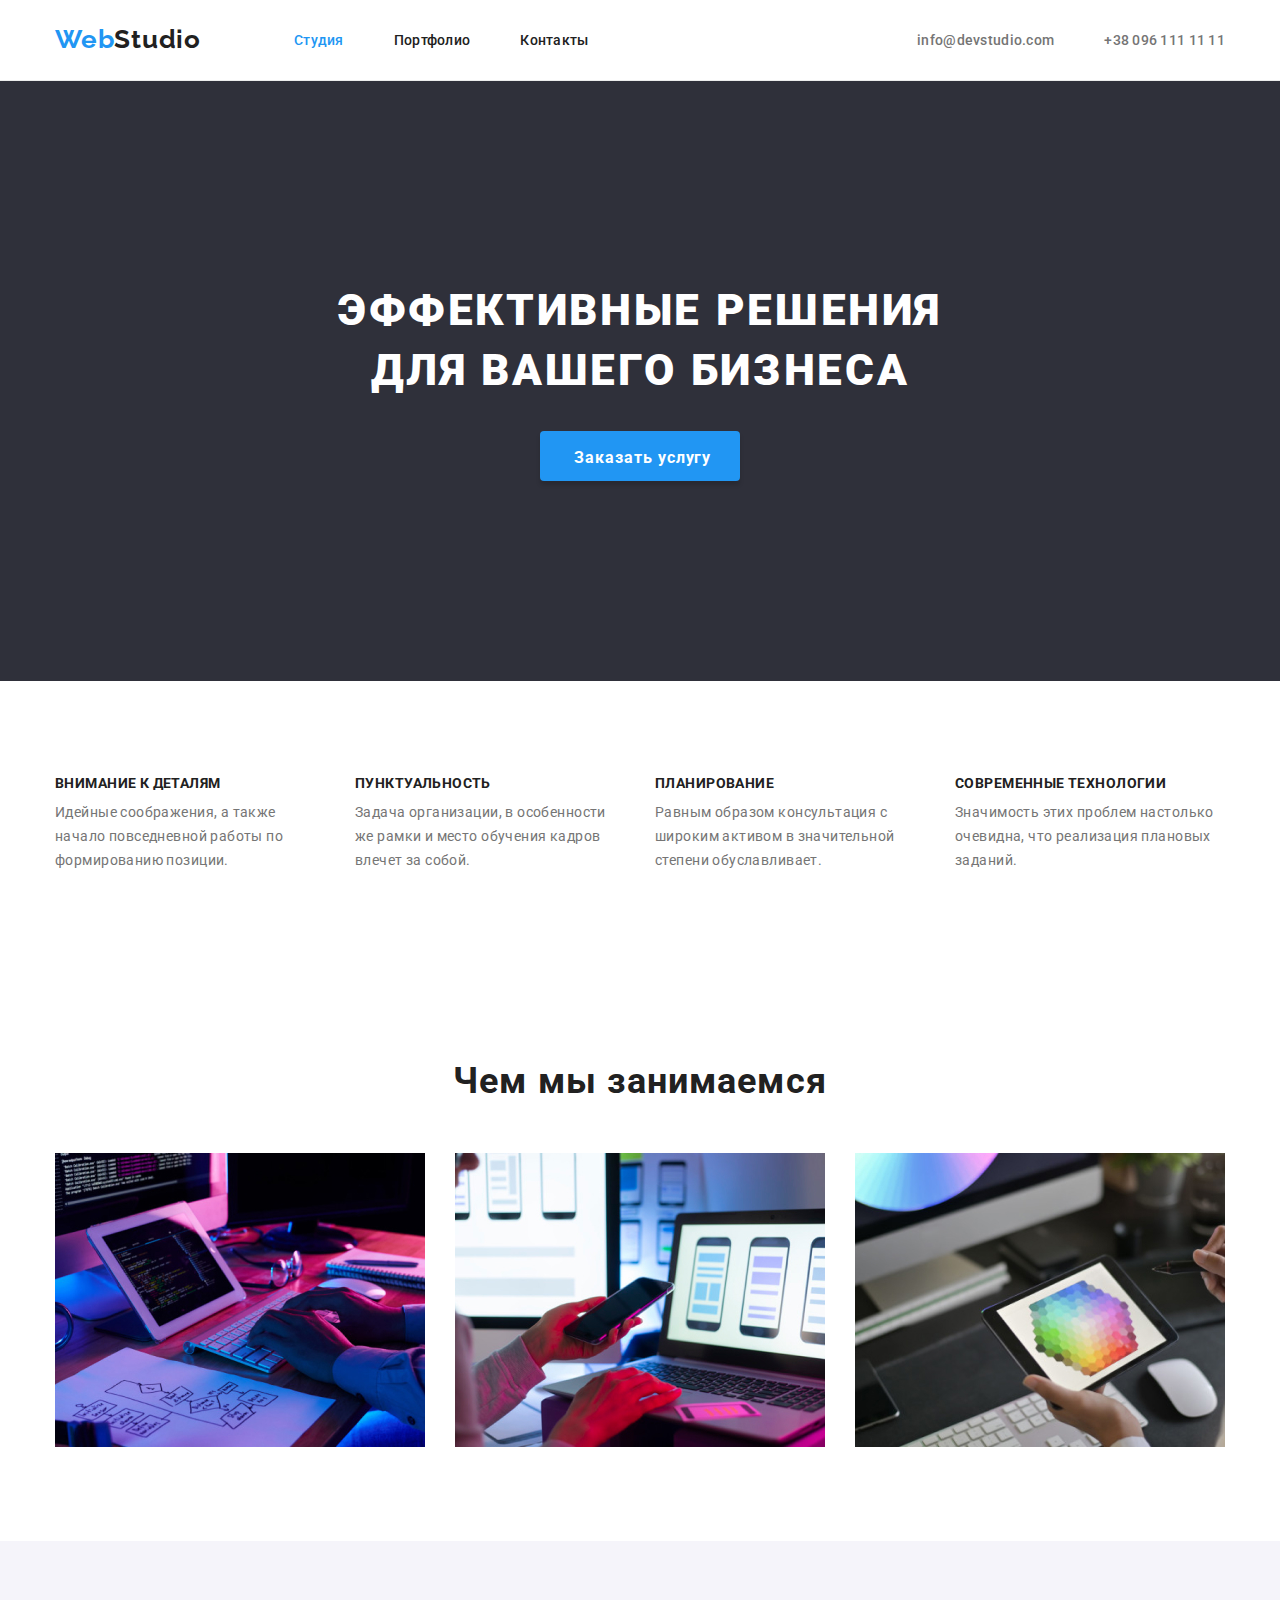
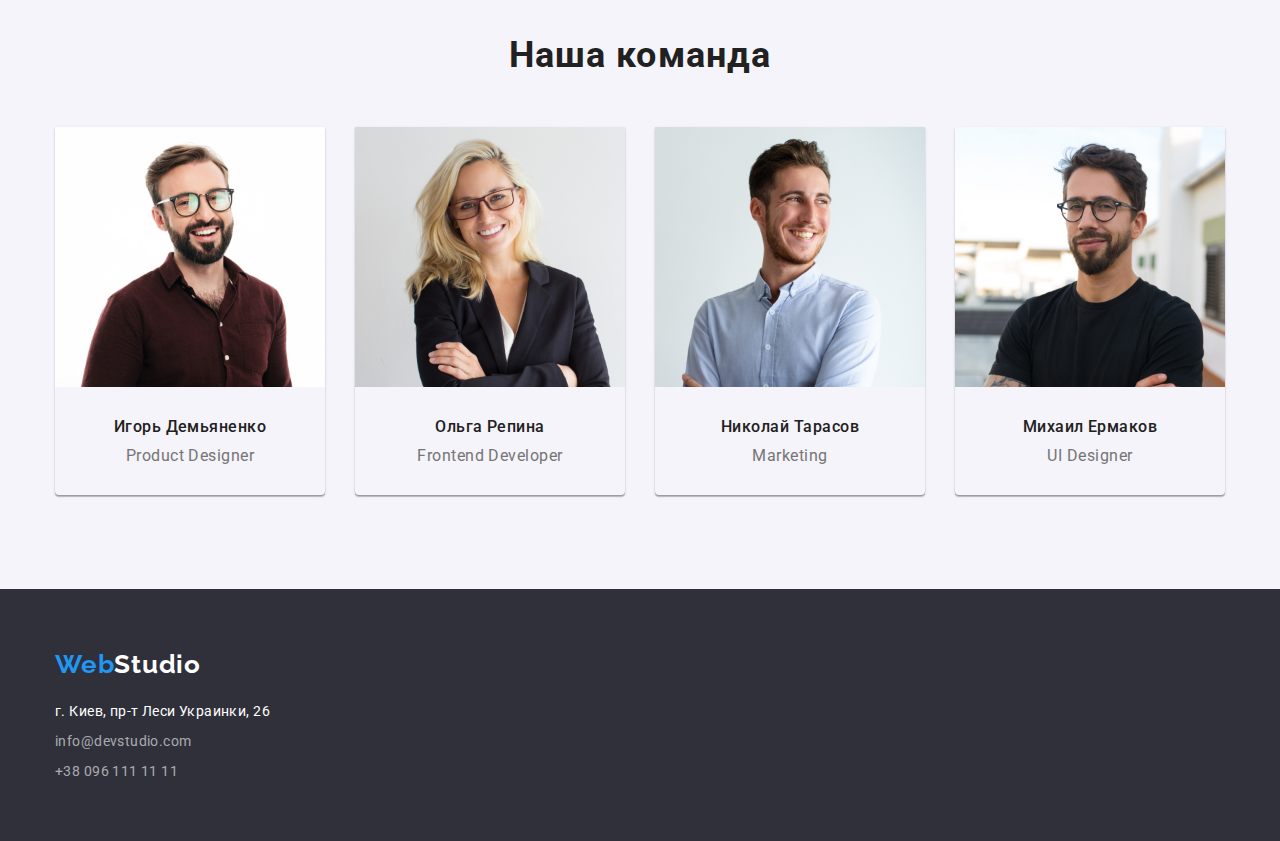
<file: index.html>
<!DOCTYPE html>
<html lang="ru">
<head>
    <meta charset="UTF-8">
    <meta name="viewport" content="width=device-width, initial-scale=1.0">
    <title>Студия</title>
    
    
    <link rel="preconnect" href="https://fonts.gstatic.com">
    <link href="https://fonts.googleapis.com/css2?family=Raleway:wght@700&family=Roboto:wght@400;500;700;900&display=swap"
        rel="stylesheet">
    <link rel="stylesheet" href="https://cdnjs.cloudflare.com/ajax/libs/modern-normalize/1.0.0/modern-normalize.css"
    integrity="sha512-Zx6MlUMKSVJoQ+83OwhdILe8cSEsCzfqThJd7J/VA2UrK6Ctj85p+xzqfyuNXE5B1k25uUdmJ2OzItbBy9GHAQ=="
    иcrossorigin="anonymous" />
    <link rel="stylesheet" href="./styles.css" />
</head>
<body>
    <!-- HEADER -->
    <header class="header"> 
        <div class="conteiner main-nav">
        <nav class="navigation">
            <a class="logotype" href="./index.html"  lang="en">
                <span class="logo-part-one">Web</span>Studio
            </a>        
            <ul class="navigation-list">
                <li class="navigation-list-item">
                    <a class="navigation-list-link current" href="#">Студия</a>        
                </li>
                <li class="navigation-list-item">
                    <a class="navigation-list-link" href="./portfolio.html">Портфолио</a>
                </li> 
                <li class="navigation-list-item">
                    <a class="navigation-list-link" href="#">Контакты</a>
                </li>
            </ul>
        </nav>
        <ul class="contact-header-list">
           <li class="contact-header-item">
               <a class="mail-link-header" href="mailto:info@devstudio.com">info@devstudio.com</a>
           </li>
           <li class="contact-header-item">    
                <a class="tel-link-header" href="tel:+380961111111">+38 096 111 11 11</a>
           </li> 
        </ul>   
    </div>   
    </header>
    <main>

        <!-- HERO -->
        <section class="hero">
            <div class="conteiner">
            <h1 class="hero-title">Эффективные решения для вашего бизнеса</h1>
            <button class="modal-btn" type="button">Заказать услугу</button>
            </div>
        </section>


        <!-- BENEFITS -->
        <section class="section">
            <div class="conteiner">
            <h2 class="visually-hidden" >Приемущества</h2>
            <ul class="benefits-list">
                <li class="benefits-list-item">
                    <h3 class="benefits-title">Внимание к деталям</h3>
                    <p class="benefits-description">Идейные соображения, а также начало повседневной работы по формированию позиции.</p>                    
                </li>
                <li class="benefits-list-item">
                    <h3 class="benefits-title">Пунктуальность</h3>
                    <p class="benefits-description">Задача организации, в особенности же рамки и место обучения кадров влечет за собой.</p>                    
                </li>
                <li class="benefits-list-item">
                    <h3 class="benefits-title">Планирование</h3>
                    <p class="benefits-description">Равным образом консультация с широким активом в значительной степени обуславливает.</p>                    
                </li>
                <li class="benefits-list-item">
                    <h3 class="benefits-title">Современные технологии</h3>
                    <p class="benefits-description">Значимость этих проблем настолько очевидна, что реализация плановых заданий.</p>                    
                </li>
            </ul>
            </div>
        </section>

        <!-- ABOUT US -->
        <section class="section about">
            <div class="conteiner">
            <h2 class="title">Чем мы занимаемся</h2>
            <ul class="about-list">
                <li class="about-list-item">
                    <img class="about-img" src="img/box_1.jpg" alt="разработчик пишет код" width="370" height="294">
                </li>
                <li class="about-list-item">
                    <img class="about-img" src="img/box_2.jpg" alt="работник оптимизирует приложение для смартфонов" width="370" height="294">
                </li>
                <li class="about-list-item">
                    <img class="about-img" src="img/box_3.jpg" alt="дизайнер выбырает цвет" width="370" height="294">
                </li>
            </ul>
            </div>
        </section>

        <!-- TEAM -->
        <section class=" section team">
            <div class="conteiner">
            <h2 class="title">Наша команда</h2>
            <ul class="team-list">
                <li class="team-list-card">
                    <img class="team-img" src="img/team_card_1.jpg" alt="" width="270" height="260">
                    <div class="team-card-text">
                    <h3 class="team-subtitle">Игорь Демьяненко</h3>
                    <p class="team-description">Product Designer</p>
                </div>
                </li>
                <li class="team-list-card">                    
                    <img class="team-img" src="img/team_card_2.jpg" alt="" width="270" height="260">
                    <div class="team-card-text">
                    <h3 class="team-subtitle">Ольга Репина</h3>
                    <p  class="team-description">Frontend Developer</p>
                </div>
                </li>
                <li class="team-list-card">                    
                    <img class="team-img" src="img/team_card_3.jpg" alt="" width="270" height="260">
                    <div class="team-card-text">
                    <h3 class="team-subtitle">Николай Тарасов</h3>
                    <p  class="team-description">Marketing</p>
                </div>
                </li>
                <li class="team-list-card">
                    <img class="team-img" src="img/team_card_4.jpg" alt="" width="270" height="260">
                    <div class="team-card-text">
                    <h3 class="team-subtitle">Михаил Ермаков</h3>
                    <p class="team-description">UI Designer</p>
                </div>
                </li>
            </ul>
            </div>
        </section>
    </main>

    <!-- FOOTER -->
    <footer class="footer">
        <div class="conteiner">
        <a class="logotype-footer" href="./index.html" lang="en">
            <span class="logo-part-one">Web</span>Studio
        </a>
        <address class="contacs">
            <ul class="contact-footer-list">                
                <li class="contact-footer-item">
                    <a class="map-link-footer" href="https://goo.gl/maps/ABbswX1ivT6hStLS6">г. Киев, пр-т Леси Украинки, 26</a>
                </li>
                <li class="contact-footer-item">
                    <a class="mail-link-footer" href="mailto:info@devstudio.com">info@devstudio.com</a>
                </li>
                <li class="contact-footer-item">
                    <a class="phone-link-footer" href="tel:+380961111111">+38 096 111 11 11</a>
                </li>
            </ul>
        </address>
</div>
    </footer>    
</body>
</html>
</file>
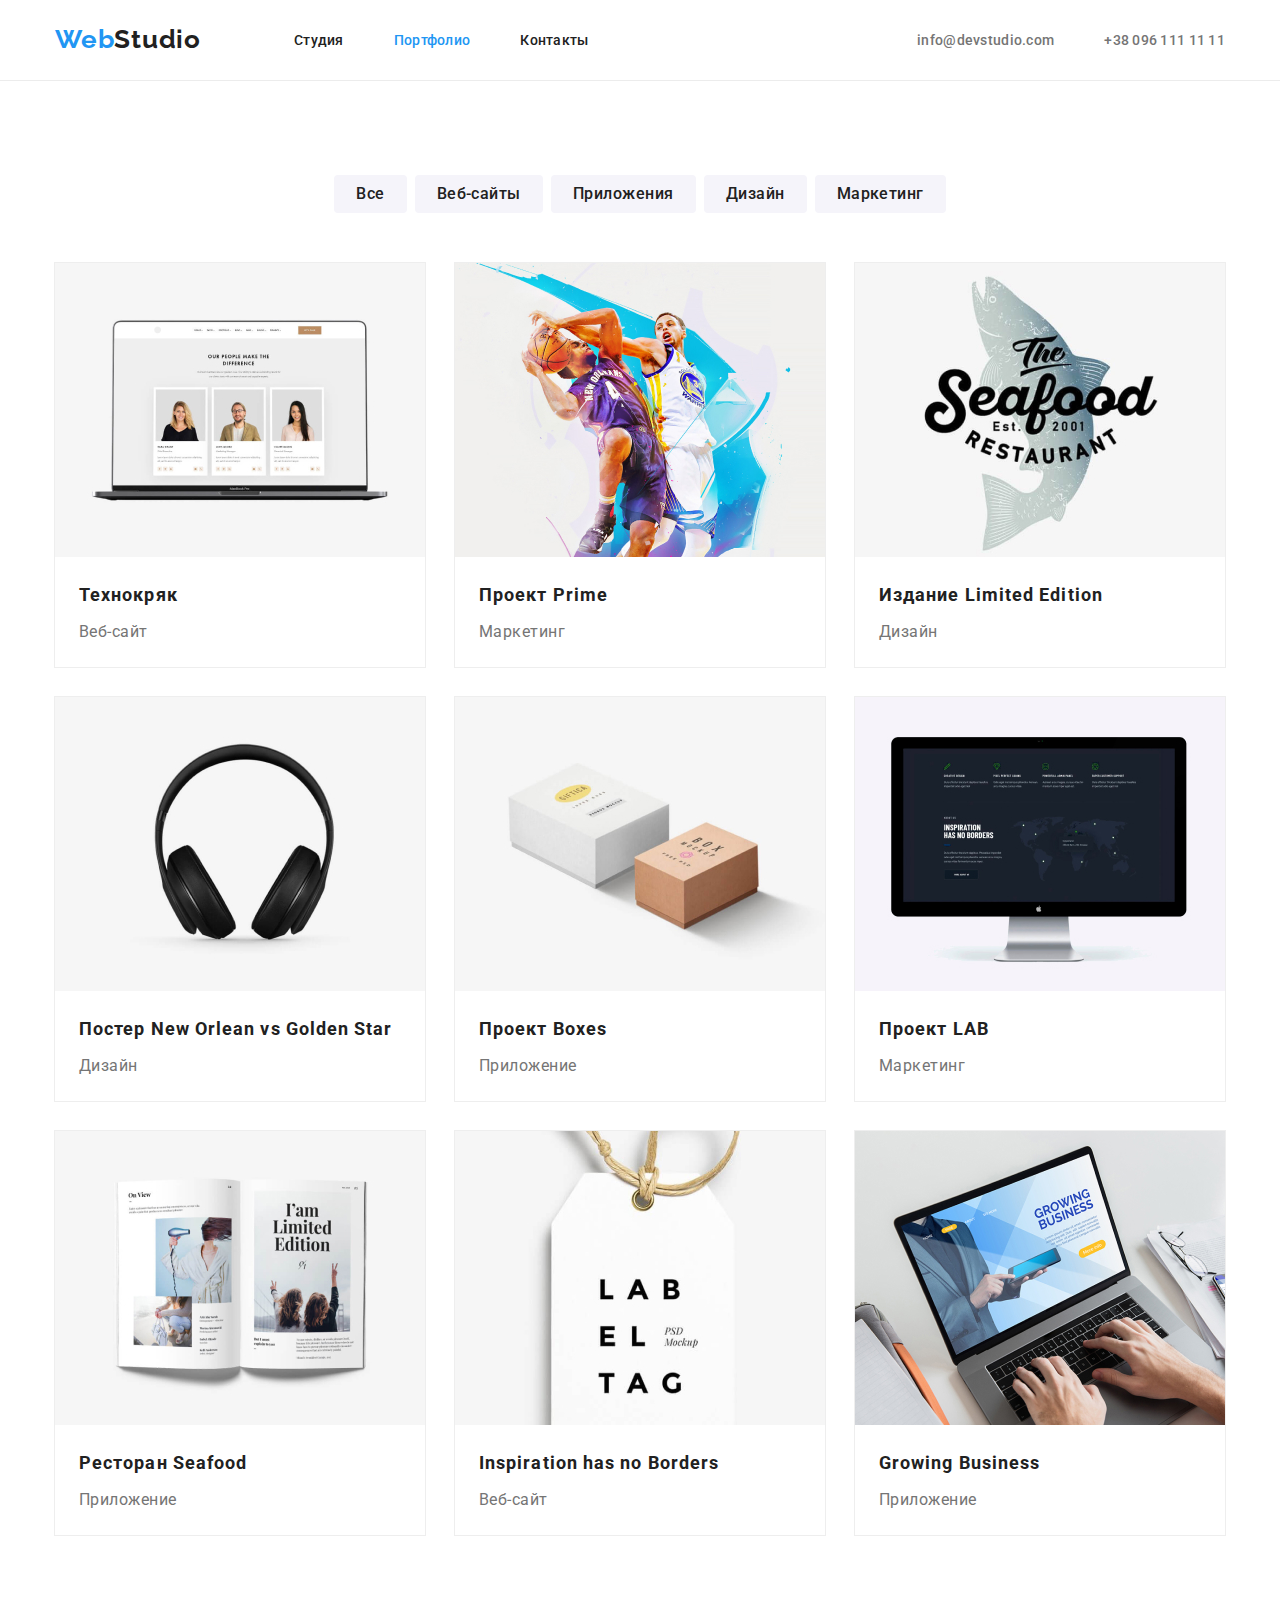
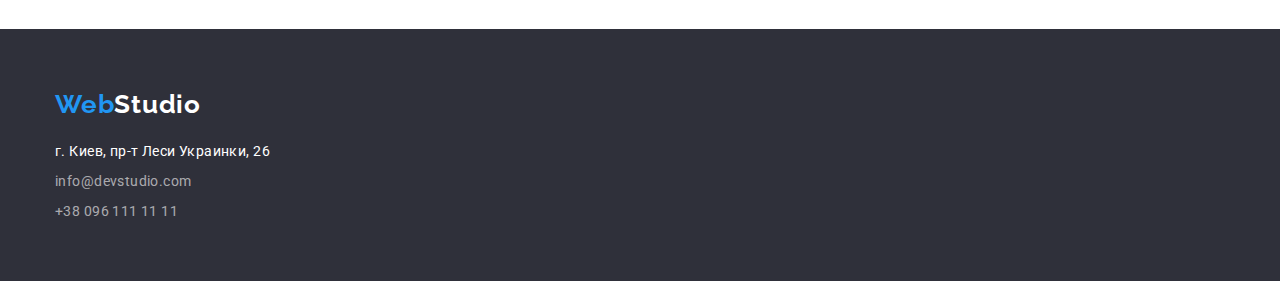
<file: portfolio.html>
<!DOCTYPE html>
<html lang="en">
<head>
    <meta charset="UTF-8">
    <meta name="viewport" content="width=device-width, initial-scale=1.0">
    <title>Портфолио</title>
    <link rel="stylesheet" href="https://cdnjs.cloudflare.com/ajax/libs/modern-normalize/1.0.0/modern-normalize.css"
        integrity="sha512-Zx6MlUMKSVJoQ+83OwhdILe8cSEsCzfqThJd7J/VA2UrK6Ctj85p+xzqfyuNXE5B1k25uUdmJ2OzItbBy9GHAQ=="
        crossorigin="anonymous" />
    <link rel="stylesheet" href="./styles.css" />
    <link rel="preconnect" href="https://fonts.gstatic.com">
    <link href="https://fonts.googleapis.com/css2?family=Raleway:wght@700&family=Roboto:wght@400;500;700;900&display=swap"
        rel="stylesheet">
</head>
<body>
    <!-- HEADER -->
    <header class="header">
        <div class="conteiner main-nav">
        <nav class="navigation">
            <a class="logotype" href="./index.html" lang="en">
                <span class="logo-part-one">Web</span>Studio
            </a>
            <ul class="navigation-list">
                <li class="navigation-list-item">
                    <a class="navigation-list-link" href="index.html">Студия</a>
                </li>
                <li class="navigation-list-item">
                    <a class="navigation-list-link current" href="portfolio.html">Портфолио</a>
                </li>
                <li class="navigation-list-item">
                    <a class="navigation-list-link" href="#">Контакты</a>
                </li>
            </ul>
        </nav>
        <ul class="contact-header-list">
            <li class="contact-header-item">
                <a class="mail-link-header" href="mailto:info@devstudio.com">info@devstudio.com</a>
            </li>
            <li class="contact-header-item">
                <a class="tel-link-header" href="tel:+380961111111">+38 096 111 11 11</a>
            </li>
        </ul>
        </div>
    </header>
    <main>

        <!-- FILTER -->
        <section class="filter">
            <div class="conteiner">
            <h1 class="visually-hidden">Filter</h1>
            <ul class="filter-list">
            <li class="filter-list-item">
                <button type="button" class="filter-button">Все                    
                </button>                
            </li>
            <li class="filter-list-item">
                <button type="button" class="filter-button">Веб-сайты</button>
            </li>
            <li class="filter-list-item">
                <button type="button" class="filter-button">Приложения</button>
            </li>
            <li class="filter-list-item">
                <button type="button" class="filter-button">Дизайн</button>
            </li class="filter-list-item">
            <li>
                <button type="button" class="filter-button">Маркетинг</button>
            </li>
            </ul>
    <!--PORTFOLIO  -->
            <ul class="portfolio-list">
                <li class="portfolio-list-item">
                    <a class="portfolio-link">
                    <img class="portfolio-img" src="./img/prt_1.jpg" alt="ноутбук показывает Веб-сайт" width="370" height="294">
                    <div class="portfolio-text">
                        <h2 class="portfolio-subtitle">Технокряк</h2>
                        <p class="portfolio-description">Веб-сайт</p>
                        </div>
                    </a>
                </li>
                <li class="portfolio-list-item">
                    <a class="portfolio-link">
                    <img class="portfolio-img" src="./img/prt_2.jpg" alt="два баскетболиста играют в баскетбол" width="370" height="294">
                    <div class="portfolio-text">
                        <h2 class="portfolio-subtitle">Проект Prime</h2>
                        <p class="portfolio-description">Маркетинг</p>
                       </div>
                     </a>
                </li>
                <li class="portfolio-list-item">
                    <a class="portfolio-link">
                    <img class="portfolio-img" src="./img/prt_3.jpg" alt="логотип рыбного ресторана" width="370" height="294">
                    <div class="portfolio-text">
                        <h2 class="portfolio-subtitle">Издание Limited Edition</h2>
                        <p class="portfolio-description">Дизайн</p>
                        </div>
                    </a>
                </li>
                <li class="portfolio-list-item">
                    <a class="portfolio-link">         
                    <img class="portfolio-img" src="./img/prt_4.jpg" alt="наушники" width="370" height="294">
                    <div class="portfolio-text">
                        <h2 class="portfolio-subtitle">Постер New Orlean vs Golden Star</h2>
                        <p class="portfolio-description">Дизайн</p>
                        </div>
                    </a>
                </li>
                <li class="portfolio-list-item"><a class="portfolio-link">
                    <img class="portfolio-img" src="./img/prt_5.jpg" alt="две картонные коробки" width="370" height="294">
                   <div class="portfolio-text">
                       <h2 class="portfolio-subtitle">Проект Boxes</h2>
                    <p class="portfolio-description">Приложение</p>
                </div>
            </a>
                </li>
                <li class="portfolio-list-item"><a class="portfolio-link">
                    <img class="portfolio-img" src="./img/prt_6.jpg" alt="мак" width="370" height="294">
                   <div class="portfolio-text"> <h2 class="portfolio-subtitle">Проект LAB</h2>
                    <p class="portfolio-description">Маркетинг</p>
               </div> </a>
                </li>
                <li class="portfolio-list-item"><a class="portfolio-link">
                    <img class="portfolio-img" src="./img/prt_7.jpg" alt="женский журнал" width="370" height="294">
                    <div class="portfolio-text"><h2 class="portfolio-subtitle">Ресторан Seafood</h2>
                        <p class="portfolio-description">Приложение</p>
                        </div></a>
                </li>
                <li class="portfolio-list-item"><a class="portfolio-link">
                    <img class="portfolio-img" src="./img/prt_8.jpg" alt="бирка" width="370" height="294">
                    <div class="portfolio-text"><h2 class="portfolio-subtitle">Inspiration has no Borders</h2>
                        <p class="portfolio-description">Веб-сайт</p>
                       </div> </a>
                </li>
                <li class="portfolio-list-item"><a class="portfolio-link">
                    <img class="portfolio-img" src="./img/prt_9.jpg" alt="руки на клавиатуре ноутбука" width="370" height="294">
                    <div class="portfolio-text"><h2 class="portfolio-subtitle">Growing Business</h2>
                        <p class="portfolio-description">Приложение</p>
                        </div></a>
                </li>
            </ul>
        </div>
        </section>
    </main>
    <!-- FOOTER -->
    <footer class="footer">
        <div class="conteiner">
        <a class="logotype-footer" href="./index.html" lang="en">
            <span class="logo-part-one">Web</span>Studio
        </a>
        <address class="contacs">
            <ul class="contact-footer-list">
                <li class="contact-footer-item">
                    <a class="map-link-footer" href="https://goo.gl/maps/ABbswX1ivT6hStLS6">г. Киев, пр-т Леси Украинки,
                        26</a>
                </li>
                <li class="contact-footer-item">
                    <a class="mail-link-footer" href="mailto:info@devstudio.com">info@devstudio.com</a>
                </li>
                <li class="contact-footer-item">
                    <a class="phone-link-footer" href="tel:+380961111111">+38 096 111 11 11</a>
                </li>
            </ul>
        </address>
        </div>
    </footer>
</body>
</html>
</file>
<file: styles.css>
:root {
  --text-font: "Roboto", sans-serif;
  --logo-font: "Raleway", sans-serif;
  --accent-color: #2196f3;
  --title-text-color: #212121;
  --text-color: #757575;
  --accent-background: #2f303a;
  --second-text-color: #ffffff;
  --section-team-color: #f5f4fa;
}

/* Убираем маркировку ссылок */
ul {
  list-style-type: none;
  padding: 0;
  margin: 0;
}
/* Убираем подчеркивание у ссылок */
a {
  text-decoration: none;
}
/* Убираем курсив у адреса */
address {
  font-style: normal;
}
h1,
h2,
h3,
h4,
h5,
h6,
p {
  margin: 0;
}
body {
  margin: 0;
  font-family: var(--text-font);
  color: var(--text-color);
}
html {
  box-sizing: border-box;
}
.conteiner {
  max-width: 1200px;
  margin: 0 auto;
  padding: 0 15px;
  box-sizing: border-box;
}
.section {
  padding: 94px 0;
}
/* ========== HEADER ========== */
.header {
  border-bottom: 1px solid #ececec;
  min-height: 80px;
}
.navigation {
  display: flex;
}
.main-nav {
  display: flex;
  align-items: center;
}
.logotype {
  font-family: var(--logo-font);
  font-weight: 700;
  font-size: 26px;
  line-height: 1.192;
  letter-spacing: 0.03em;
  color: var(--title-text-color);
  padding-top: 24px;
  padding-bottom: 25px;
}
.logotype:focus,
.logotype:hover {
  color: var(--accent-color);
}
.logo-part-one {
  color: var(--accent-color);
}
.navigation-list {
  display: flex;
  align-items: center;
  margin-left: 93px;
}
.navigation-list-item:not(:last-child) {
  margin-right: 50px;
}
.navigation-list-link {
  display: block;
  color: var(--title-text-color);
  font-weight: 500;
  font-size: 14px;
  line-height: 1.142;
  letter-spacing: 0.02em;
  padding-top: 21px;
  padding-bottom: 21px;
}

.navigation-list-link:hover,
.navigation-list-link:focus {
  color: var(--accent-color);
}
.navigation-list-link.current {
  color: var(--accent-color);
}
.contact-header-list {
  display: flex;
  margin-left: auto;
}
.contact-header-item:not(:last-child) {
  margin-right: 50px;
}
.mail-link-header,
.tel-link-header {
  color: var(--title-text-color);
  font-weight: 500;
  font-size: 14px;
  line-height: 1.142;
  letter-spacing: 0.02em;
  color: var(--text-color);
}
.mail-link-header:hover,
.mail-link-header:focus {
  color: var(--accent-color);
}
.tel-link-header:hover,
.tel-link-header:focus {
  color: var(--accent-color);
}
/* .main-nav {
  width: 1170px;
} */
/* ========== END HEADER ========== */
/* ========== HERO ========== */

.hero {
  background-color: var(--accent-background);
  padding: 200px 0px;
  text-align: center;
}
.hero-title {
  max-width: 696px;
  margin-top: 0;
  margin-bottom: 30px;
  margin-left: auto;
  margin-right: auto;
  font-weight: 900;
  font-size: 44px;
  line-height: 1.363;
  letter-spacing: 0.06em;
  text-transform: uppercase;
  color: var(--second-text-color);
}
.modal-btn {
  font-family: inherit;
  text-align: center;
  font-weight: 700;
  font-size: 16px;
  line-height: 1.875;
  letter-spacing: 0.06em;
  color: var(--second-text-color);
  background-color: var(--accent-color);
  padding: 10px 32px;
  width: 200px;
  height: 50px;
  margin: 0 auto;
  box-shadow: 0px 4px 4px rgba(0, 0, 0, 0.15);
  border-radius: 4px;
  border-color: transparent;
  white-space: nowrap;
  cursor: pointer;
}
.modal-btn :hover,
.modal-btn :focus {
  color: var(--accent-color);
}
/* ========== END HERO ========== */
/* ========== BENEFITS ========== */
.benefits-list {
  display: flex;
  flex-wrap: wrap;
  justify-content: space-evenly;
}

.benefits-list-item {
  width: 270px;
}

.benefits-title {
  color: var(--title-text-color);
  font-weight: 700;
  font-size: 14px;
  line-height: 1.142;
  letter-spacing: 0.03em;
  text-transform: uppercase;
  margin-bottom: 10px;
}
.benefits-description {
  font-weight: 400;
  font-size: 14px;
  line-height: 1.714;
  letter-spacing: 0.03em;
}
.benefits-list-item:not(:last-child) {
  margin-right: 30px;
}
/* ========== END BENEFITS  ========== */

/* ========== ABOUT US  ========== */
.abouut {
  padding-top: 0;
}

.about-list {
  display: flex;
  padding-left: 0;
  margin: 0;
}

.about-list-item {
  height: 294px;
}

.about-list-item:not(:last-child) {
  margin-right: 30px;
}
/* ========== END ABOUT US  ========== */

/* ========== TEAM  ========== */

.title {
  margin-bottom: 50px;
  font-weight: 700;
  font-size: 36px;
  line-height: 1.166;
  text-align: center;
  letter-spacing: 0.03em;
  color: var(--title-text-color);
}
.team {
  background-color: var(--section-team-color);
}
.team-card-text {
  padding: 30px 15px;
}
.team-list {
  display: flex;
  padding-left: 0;
  margin: 0;
}
.team-list-card {
  width: 270px;
  box-shadow: 0px 1px 3px rgba(0, 0, 0, 0.12), 0px 1px 1px rgba(0, 0, 0, 0.14),
    0px 2px 1px rgba(0, 0, 0, 0.2);
  border-radius: 0px 0px 4px 4px;
}
.team-list-card:not(:last-child) {
  margin-right: 30px;
}
.team-subtitle {
  font-weight: 500;
  font-size: 16px;
  line-height: 1.187;
  text-align: center;
  letter-spacing: 0.03em;
  color: var(--title-text-color);
}
.team-description {
  font-weight: 400;
  font-size: 16px;
  line-height: 1.187;
  text-align: center;
  letter-spacing: 0.03em;
  margin-top: 10px;
}
/* ==========  AND TEAM  ========== */
/* ==========  PORTFOLIO  ========== */
.visually-hidden:not(:focus):not(:active),
input[type="checkbox"].visually-hidden,
input[type="radio"].visually-hidden {
  position: absolute;
  width: 1px;
  height: 1px;
  margin: -1px;
  border: 0;
  padding: 0;
  white-space: nowrap;
  clip-path: inset(100%);
  clip: rect(0 0 0 0);
  overflow: hidden;
}

.filter-list {
  display: flex;
  justify-content: center;
  margin-bottom: 50px;
}
.filter-list-item:not(:last-child) {
  margin-right: 8px;
}
.filter-button {
  border: none;
  background: #f5f4fa;
  border-radius: 4px;
  padding: 6px 22px;
  cursor: pointer;
  font-family: inherit;
  font-weight: 500;
  font-size: 16px;
  line-height: 1.625;
  color: var(--title-text-color);
  text-align: center;
  letter-spacing: 0.03em;
}
.filter {
  padding-top: 94px;
  padding-bottom: 94px;
}

.portfolio-list-item {
  outline: 1px solid #eeeeee;
  width: 370px;
}
.portfolio-list-item:not(:nth-last-child(-n + 3)) {
  margin-bottom: 30px;
}

.portfolio-list {
  display: flex;
  flex-wrap: wrap;
}

.portfolio-text {
  padding: 20px 24px;
}
.portfolio-list-item:not(:nth-child(3n + 3)) {
  margin-right: 30px;
}
.filter-button:hover,
.filter-button:focus {
  color: var(--second-text-color);
  background-color: var(--accent-color);
}
.portfolio-subtitle {
  font-weight: 700;
  font-size: 18px;
  line-height: 2;
  letter-spacing: 0.06em;
  color: var(--title-text-color);
  margin-bottom: 4px;
}
.portfolio-description {
  font-weight: 400;
  font-size: 16px;
  line-height: 1.875;
  letter-spacing: 0.03em;
}
img {
  display: block;
  max-width: 100%;
  height: auto;
}
/* ==========  AND PORTFOLIO  ========== */
/* ==========  FOOTER  ========== */
.footer {
  background-color: var(--accent-background);
  padding-top: 60px;
  padding-bottom: 60px;
}
.logotype-footer {
  display: block;
  font-family: var(--logo-font);
  font-weight: 700;
  font-size: 26px;
  line-height: 1.192;
  letter-spacing: 0.03em;
  color: var(--second-text-color);
  height: 31px;
  margin-bottom: 20px;
}
.contact-footer-list {
  padding-left: 0;
  margin: 0;
}
.logotype-footer:focus,
.logotype-footer:hover {
  color: var(--accent-color);
}

.contact-footer-item a:hover,
.contact-footer-item a:focus {
  color: var(--accent-color);
}
.map-link-footer {
  font-weight: 400;
  font-size: 14px;
  line-height: 1.714;
  letter-spacing: 0.03em;
  color: var(--second-text-color);
}
.mail-link-footer,
.phone-link-footer {
  font-weight: 400;
  font-size: 14px;
  line-height: 1.714;
  letter-spacing: 0.03em;
  color: rgba(255, 255, 255, 0.6);
}
.contact-footer-item:not(:last-child) {
  margin-bottom: 9px;
}
.contact-footer-item {
  height: 21px;
}
/* ==========  AND FOOTER  ========== */ ;
</file>
